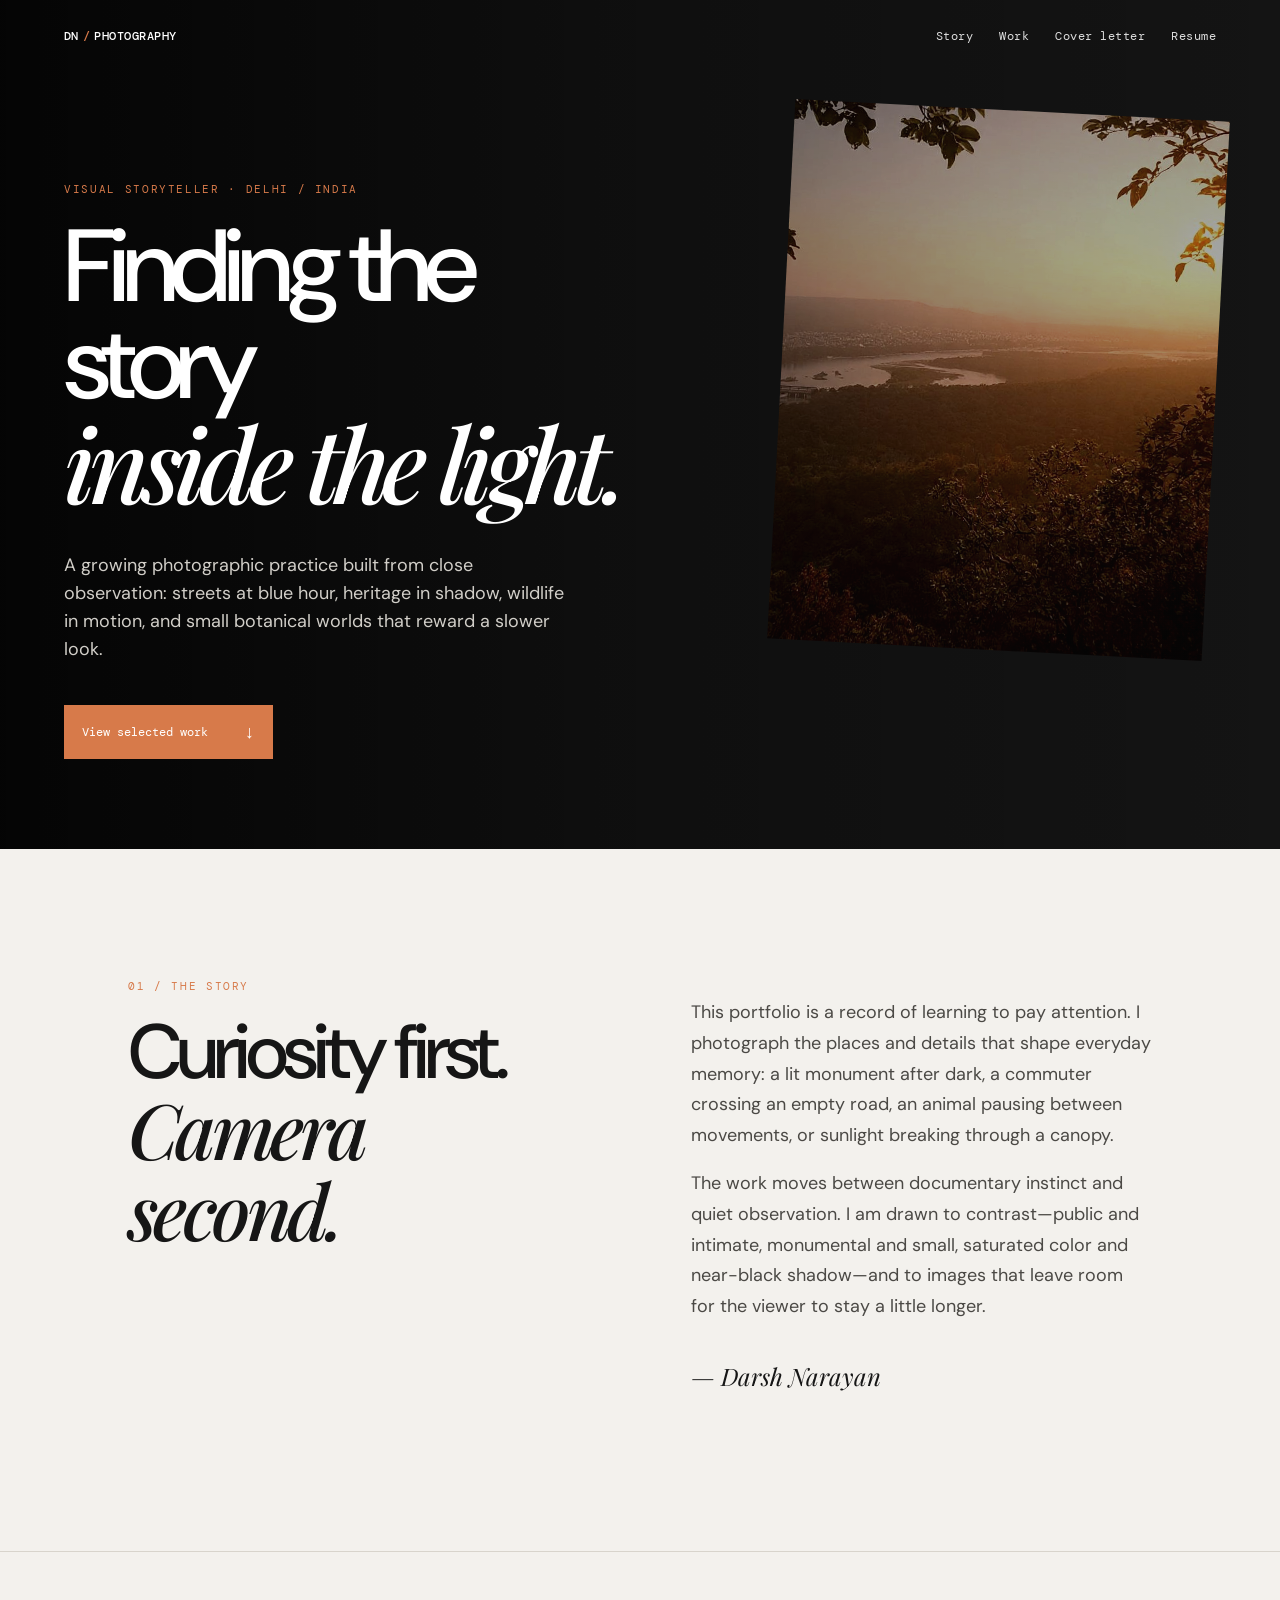
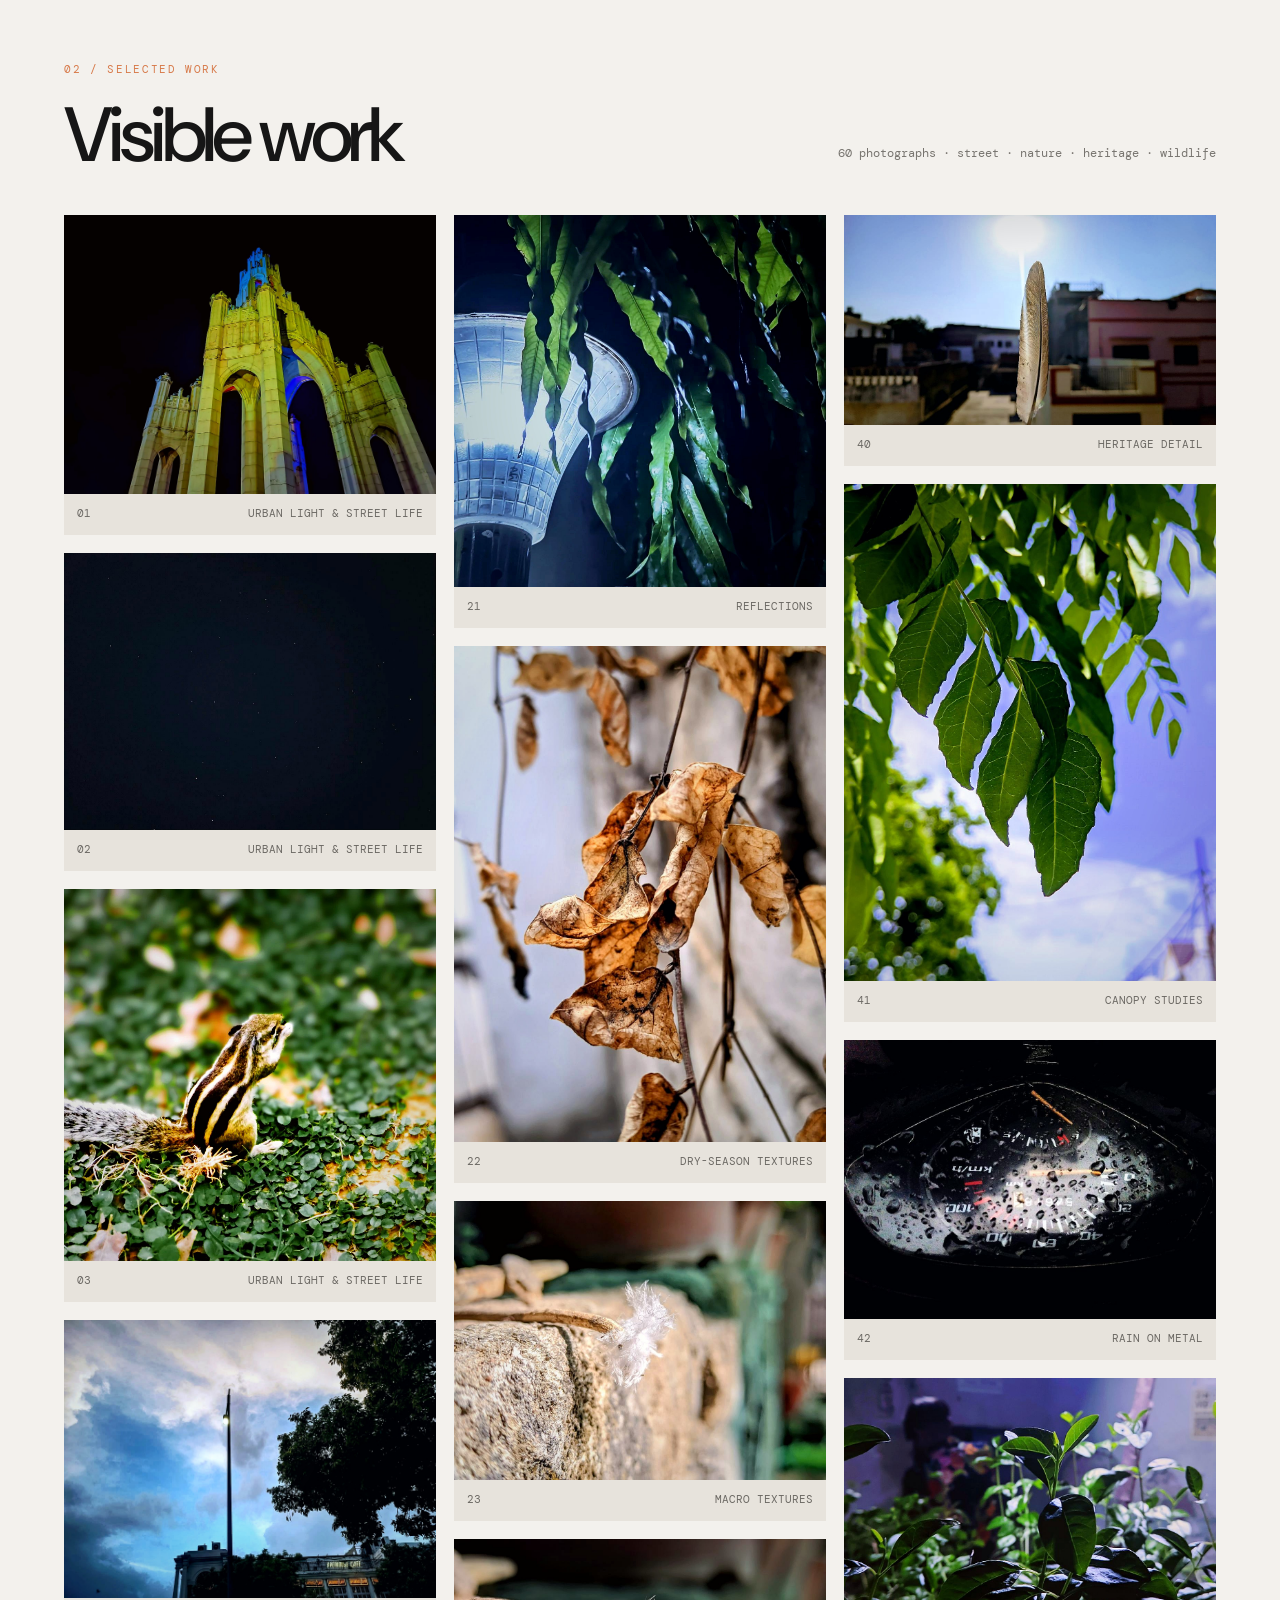
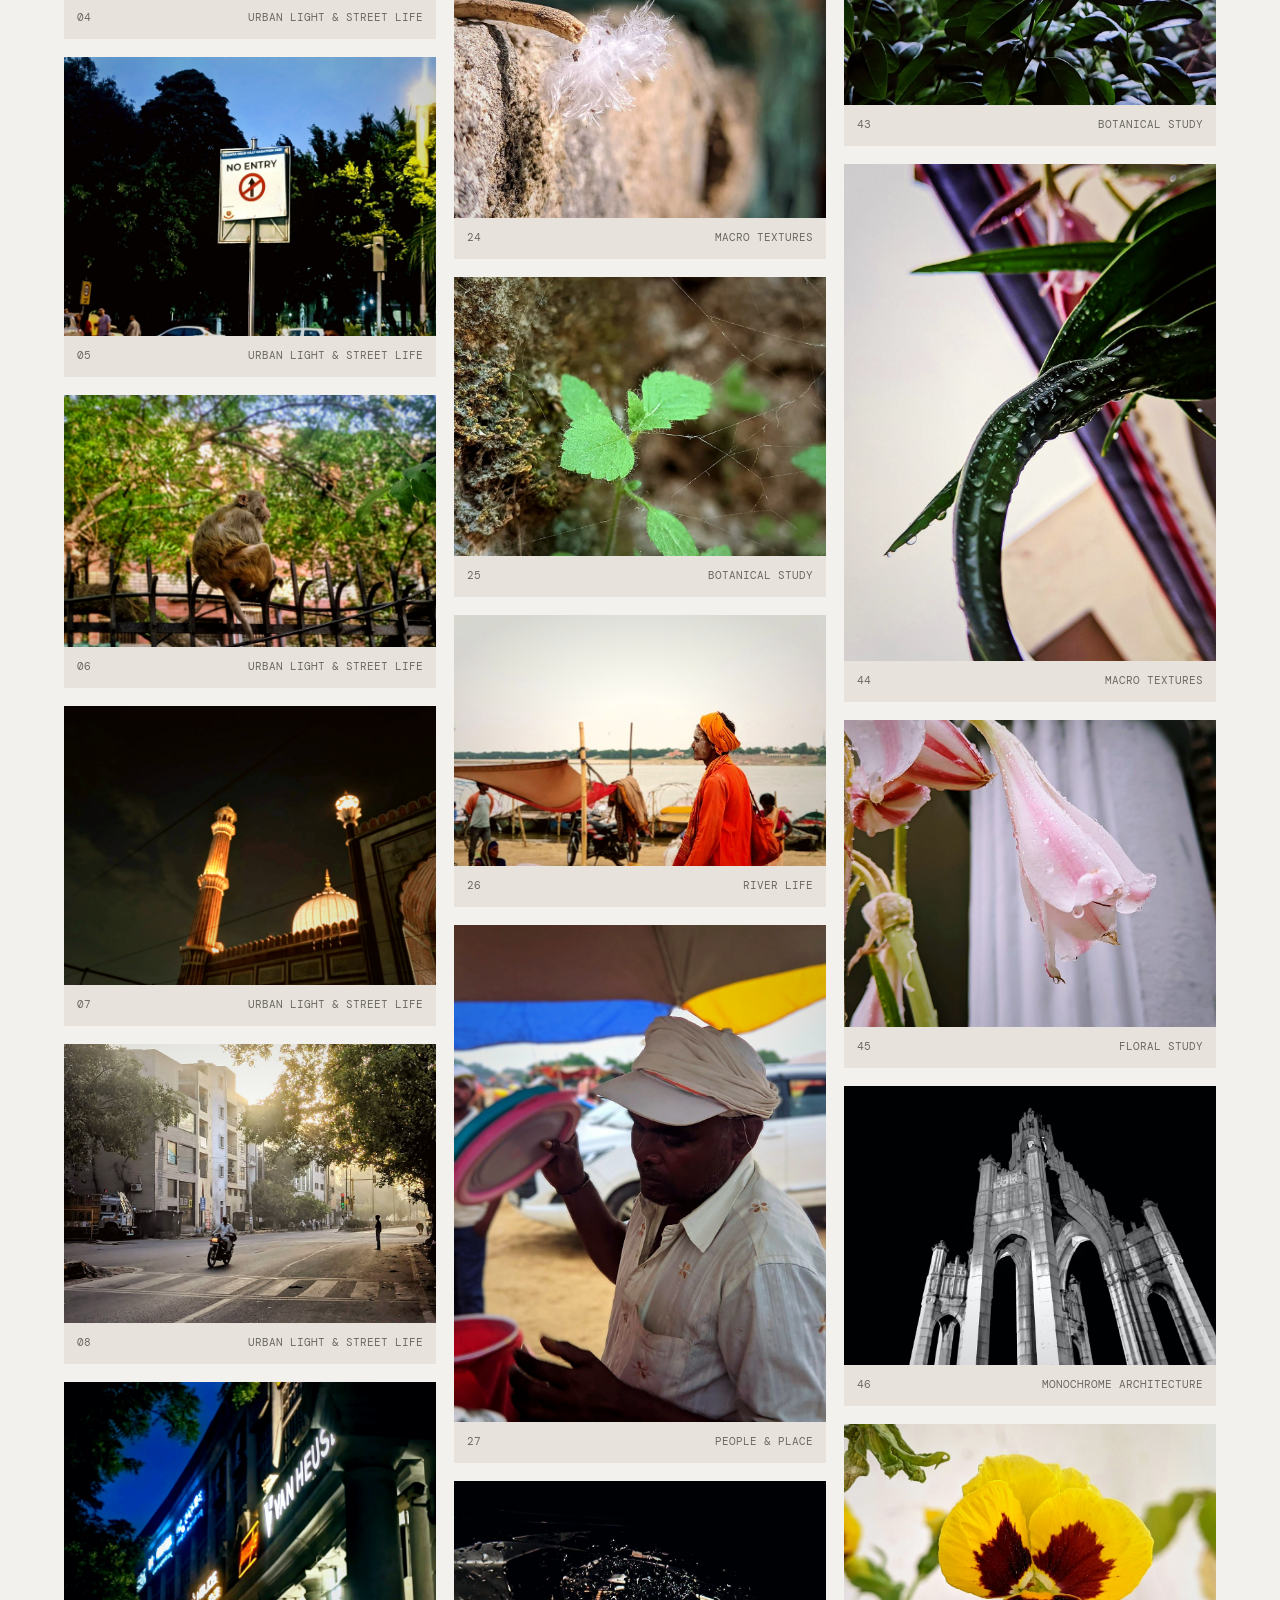
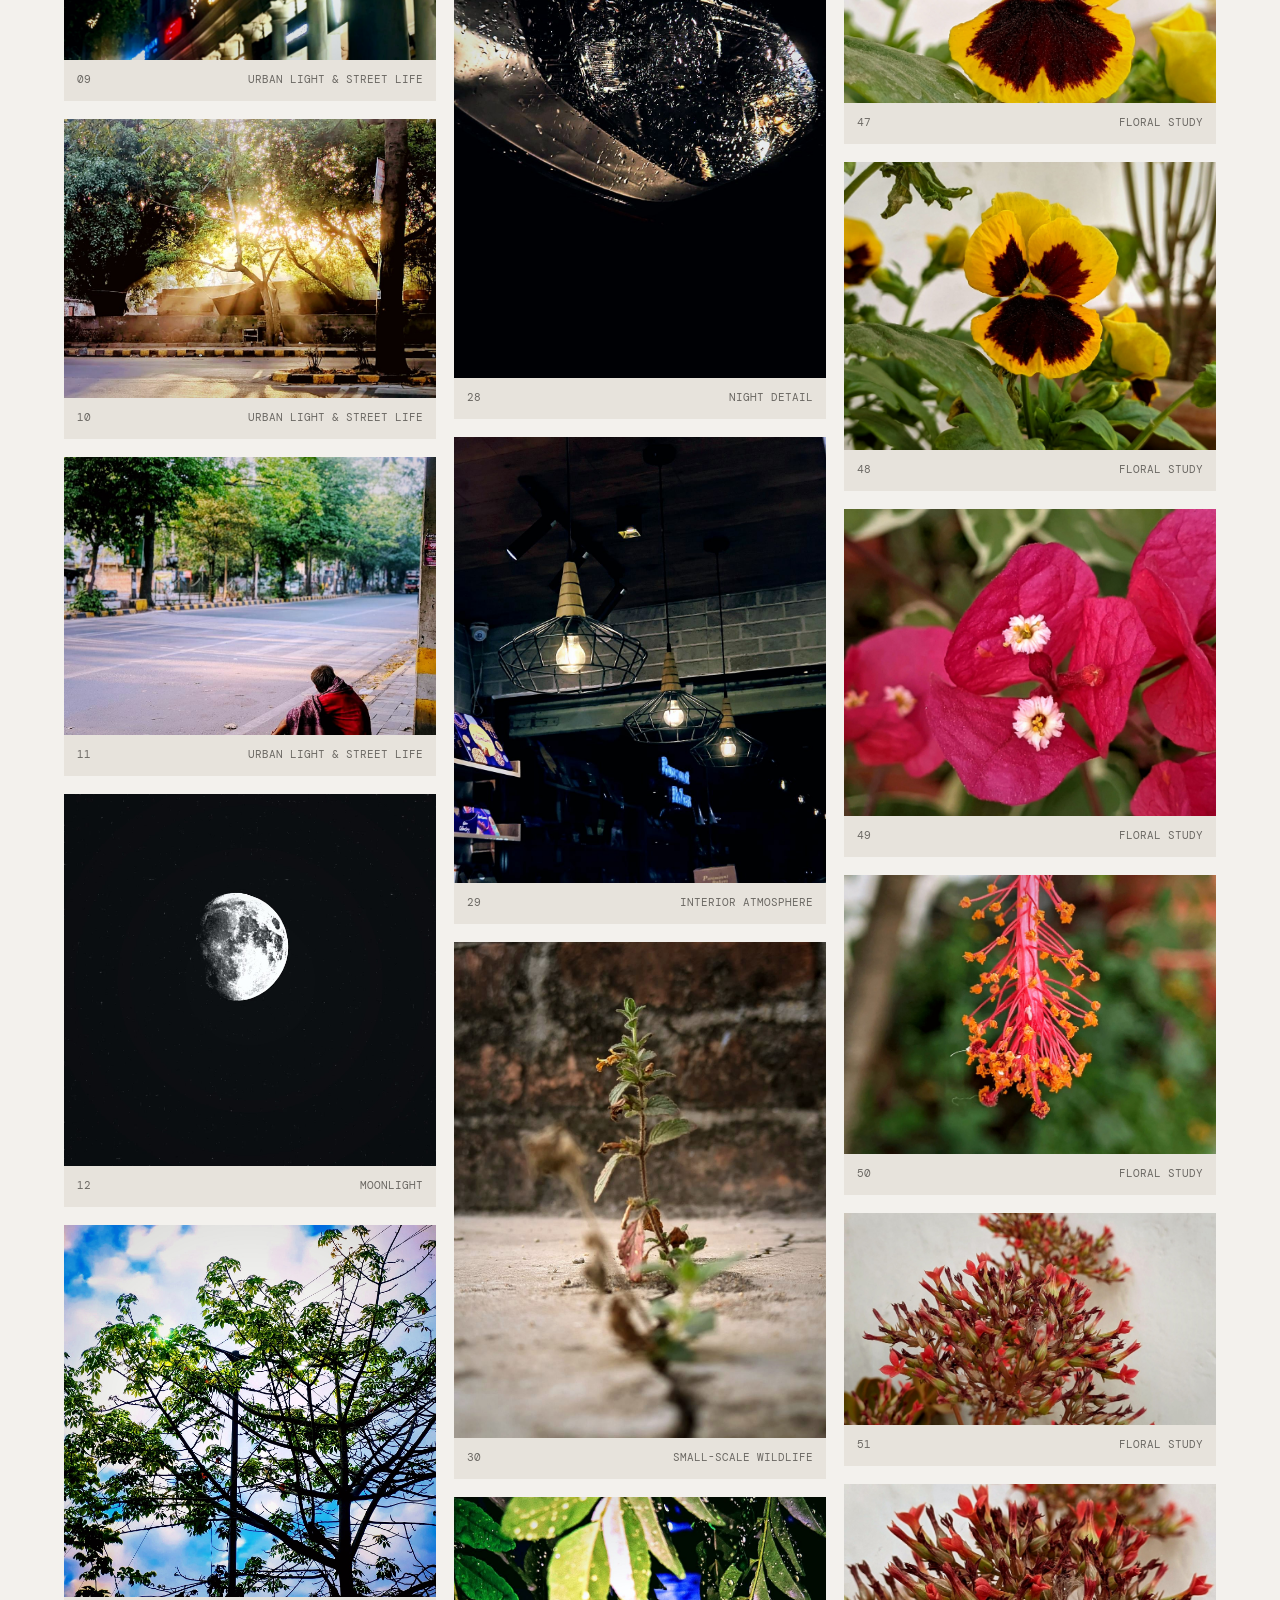
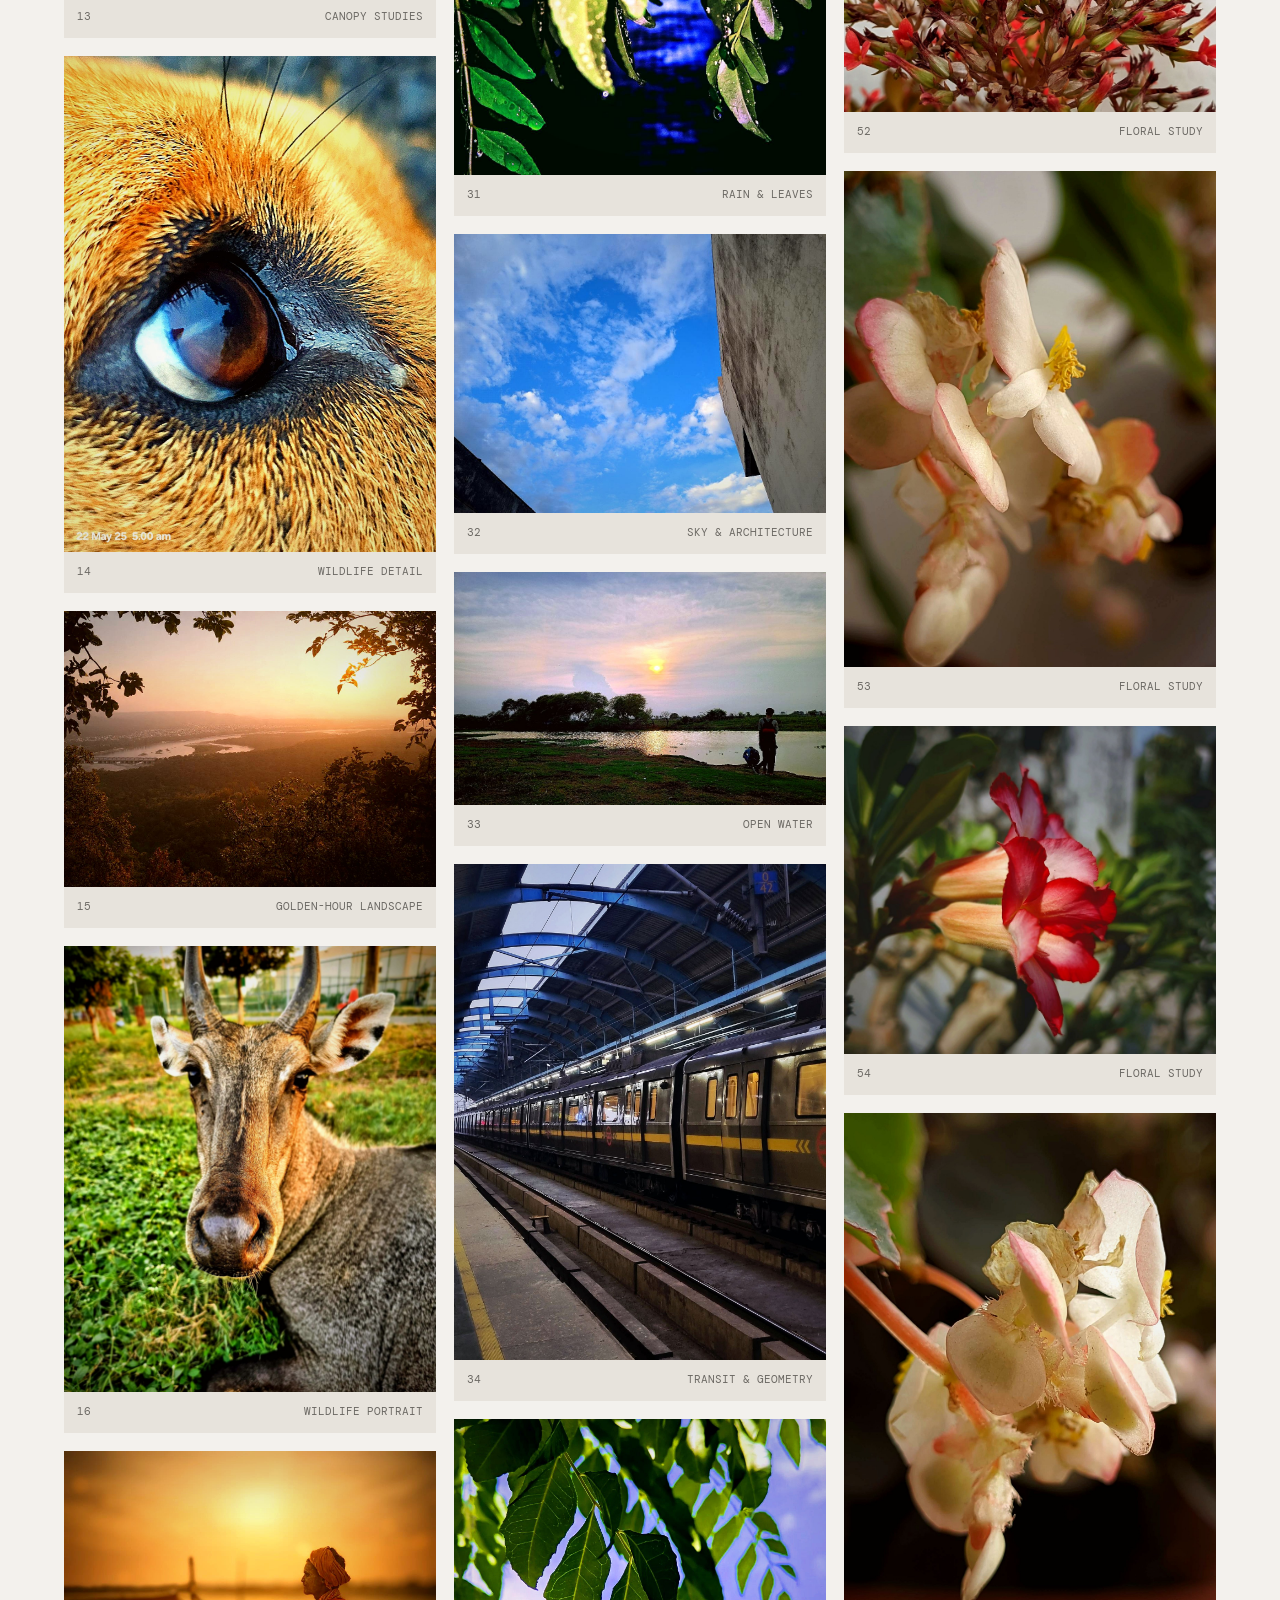
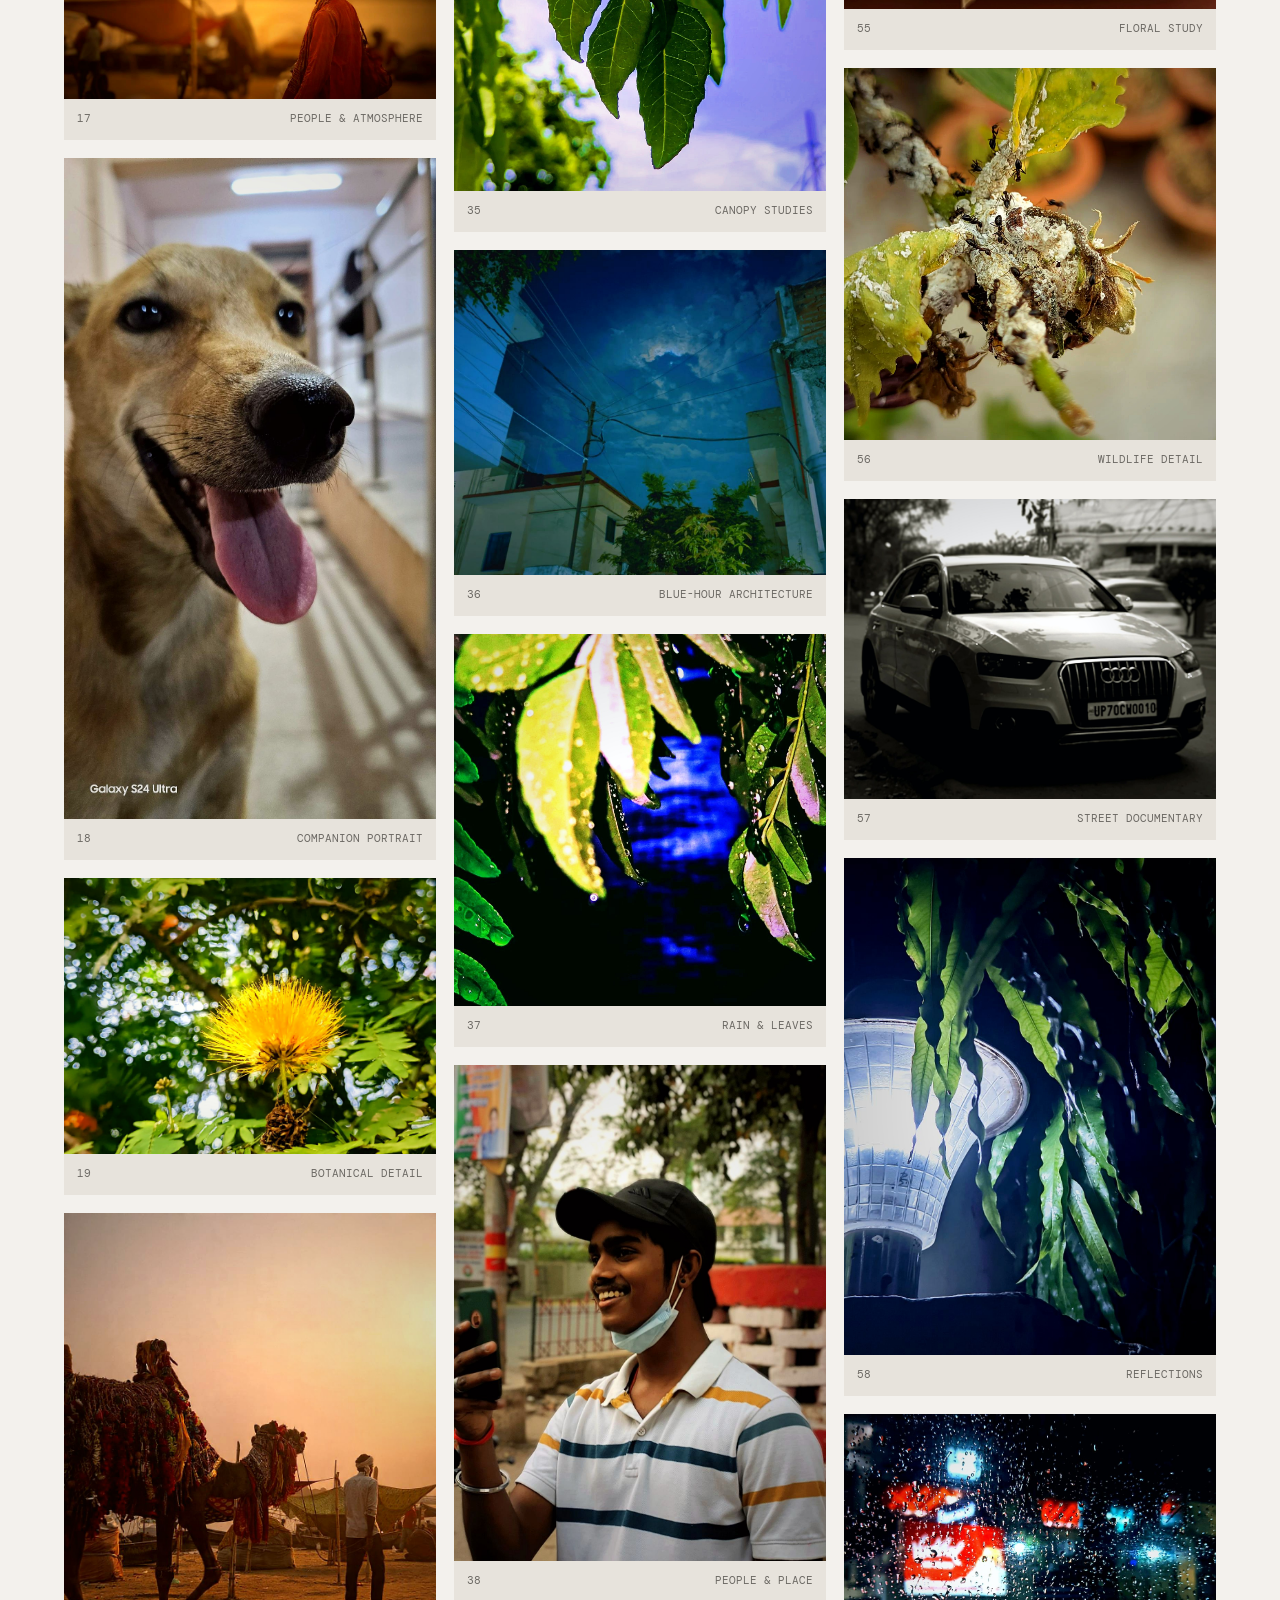
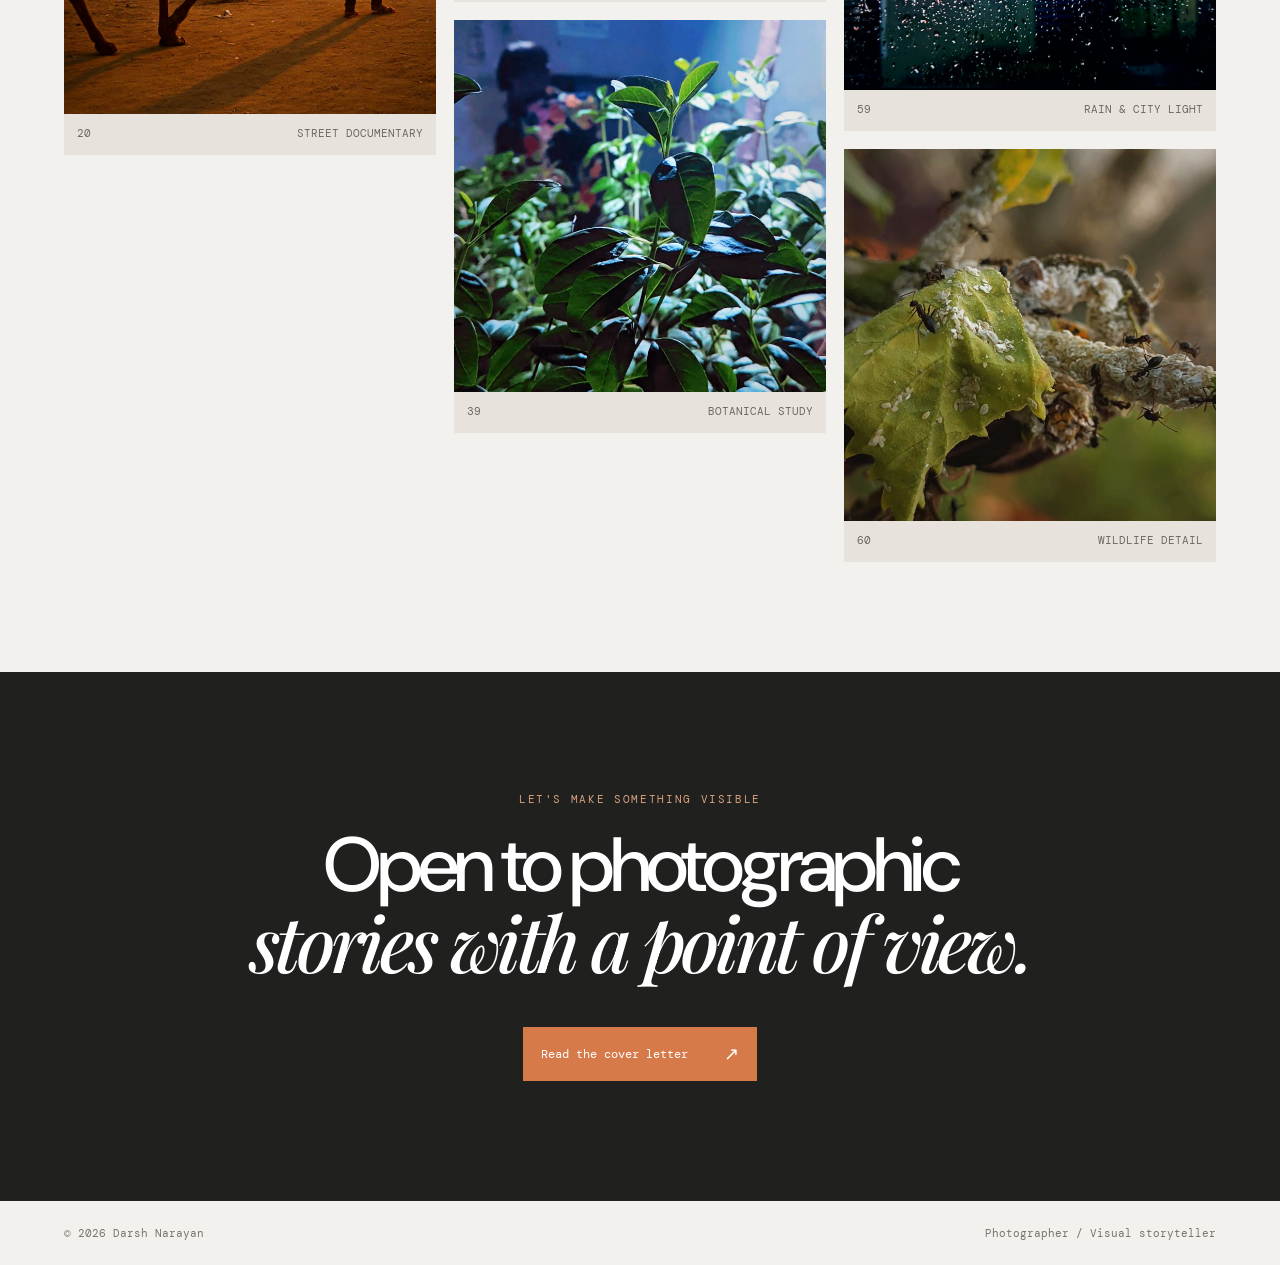
<file: index.html>
<!doctype html><html lang="en"><head><meta charset="utf-8"><meta name="viewport" content="width=device-width,initial-scale=1"><title>Darsh Narayan — Photographer</title><meta name="description" content="Darsh Narayan is an emerging photographer exploring urban life, heritage, wildlife, botanical detail and the poetry of light."><link rel="stylesheet" href="assets/styles.css"></head><body><header class="hero"><nav><a class="brand" href="index.html">DN<span>/</span>PHOTOGRAPHY</a><div><a href="#story">Story</a><a href="#work">Work</a><a href="cover-letter.html">Cover letter</a><a href="resume.html">Resume</a></div></nav><div class="hero-copy"><p class="eyebrow">VISUAL STORYTELLER · DELHI / INDIA</p><h1>Finding the story<br><em>inside the light.</em></h1><p class="lede">A growing photographic practice built from close observation: streets at blue hour, heritage in shadow, wildlife in motion, and small botanical worlds that reward a slower look.</p><a class="button" href="#work">View selected work <span>↓</span></a></div><div class="hero-frame"><img src="assets/images/photo_15.jpg" alt="Golden-hour landscape"></div></header><main><section id="story" class="split story"><div><p class="eyebrow">01 / THE STORY</p><h2>Curiosity first.<br><em>Camera second.</em></h2></div><div class="copy"><p>This portfolio is a record of learning to pay attention. I photograph the places and details that shape everyday memory: a lit monument after dark, a commuter crossing an empty road, an animal pausing between movements, or sunlight breaking through a canopy.</p><p>The work moves between documentary instinct and quiet observation. I am drawn to contrast—public and intimate, monumental and small, saturated color and near-black shadow—and to images that leave room for the viewer to stay a little longer.</p><p class="signature">— Darsh Narayan</p></div></section><section id="work" class="work"><div class="section-head"><div><p class="eyebrow">02 / SELECTED WORK</p><h2>Visible work</h2></div><p class="muted">60 photographs · street · nature · heritage · wildlife</p></div><div class="gallery"><figure class="work-card" data-category="Urban light &amp; street life"><img loading="lazy" src="assets/images/photo_01.jpg" alt="Urban light &amp; street life — photograph 01"><figcaption><span>01</span>Urban light &amp; street life</figcaption></figure><figure class="work-card" data-category="Urban light &amp; street life"><img loading="lazy" src="assets/images/photo_02.jpg" alt="Urban light &amp; street life — photograph 02"><figcaption><span>02</span>Urban light &amp; street life</figcaption></figure><figure class="work-card" data-category="Urban light &amp; street life"><img loading="lazy" src="assets/images/photo_03.jpg" alt="Urban light &amp; street life — photograph 03"><figcaption><span>03</span>Urban light &amp; street life</figcaption></figure><figure class="work-card" data-category="Urban light &amp; street life"><img loading="lazy" src="assets/images/photo_04.jpg" alt="Urban light &amp; street life — photograph 04"><figcaption><span>04</span>Urban light &amp; street life</figcaption></figure><figure class="work-card" data-category="Urban light &amp; street life"><img loading="lazy" src="assets/images/photo_05.jpg" alt="Urban light &amp; street life — photograph 05"><figcaption><span>05</span>Urban light &amp; street life</figcaption></figure><figure class="work-card" data-category="Urban light &amp; street life"><img loading="lazy" src="assets/images/photo_06.jpg" alt="Urban light &amp; street life — photograph 06"><figcaption><span>06</span>Urban light &amp; street life</figcaption></figure><figure class="work-card" data-category="Urban light &amp; street life"><img loading="lazy" src="assets/images/photo_07.jpg" alt="Urban light &amp; street life — photograph 07"><figcaption><span>07</span>Urban light &amp; street life</figcaption></figure><figure class="work-card" data-category="Urban light &amp; street life"><img loading="lazy" src="assets/images/photo_08.jpg" alt="Urban light &amp; street life — photograph 08"><figcaption><span>08</span>Urban light &amp; street life</figcaption></figure><figure class="work-card" data-category="Urban light &amp; street life"><img loading="lazy" src="assets/images/photo_09.jpg" alt="Urban light &amp; street life — photograph 09"><figcaption><span>09</span>Urban light &amp; street life</figcaption></figure><figure class="work-card" data-category="Urban light &amp; street life"><img loading="lazy" src="assets/images/photo_10.jpg" alt="Urban light &amp; street life — photograph 10"><figcaption><span>10</span>Urban light &amp; street life</figcaption></figure><figure class="work-card" data-category="Urban light &amp; street life"><img loading="lazy" src="assets/images/photo_11.jpg" alt="Urban light &amp; street life — photograph 11"><figcaption><span>11</span>Urban light &amp; street life</figcaption></figure><figure class="work-card" data-category="Moonlight"><img loading="lazy" src="assets/images/photo_12.jpg" alt="Moonlight — photograph 12"><figcaption><span>12</span>Moonlight</figcaption></figure><figure class="work-card" data-category="Canopy studies"><img loading="lazy" src="assets/images/photo_13.jpg" alt="Canopy studies — photograph 13"><figcaption><span>13</span>Canopy studies</figcaption></figure><figure class="work-card" data-category="Wildlife detail"><img loading="lazy" src="assets/images/photo_14.jpg" alt="Wildlife detail — photograph 14"><figcaption><span>14</span>Wildlife detail</figcaption></figure><figure class="work-card" data-category="Golden-hour landscape"><img loading="lazy" src="assets/images/photo_15.jpg" alt="Golden-hour landscape — photograph 15"><figcaption><span>15</span>Golden-hour landscape</figcaption></figure><figure class="work-card" data-category="Wildlife portrait"><img loading="lazy" src="assets/images/photo_16.jpg" alt="Wildlife portrait — photograph 16"><figcaption><span>16</span>Wildlife portrait</figcaption></figure><figure class="work-card" data-category="People &amp; atmosphere"><img loading="lazy" src="assets/images/photo_17.jpg" alt="People &amp; atmosphere — photograph 17"><figcaption><span>17</span>People &amp; atmosphere</figcaption></figure><figure class="work-card" data-category="Companion portrait"><img loading="lazy" src="assets/images/photo_18.jpg" alt="Companion portrait — photograph 18"><figcaption><span>18</span>Companion portrait</figcaption></figure><figure class="work-card" data-category="Botanical detail"><img loading="lazy" src="assets/images/photo_19.jpg" alt="Botanical detail — photograph 19"><figcaption><span>19</span>Botanical detail</figcaption></figure><figure class="work-card" data-category="Street documentary"><img loading="lazy" src="assets/images/photo_20.jpg" alt="Street documentary — photograph 20"><figcaption><span>20</span>Street documentary</figcaption></figure><figure class="work-card" data-category="Reflections"><img loading="lazy" src="assets/images/photo_21.jpg" alt="Reflections — photograph 21"><figcaption><span>21</span>Reflections</figcaption></figure><figure class="work-card" data-category="Dry-season textures"><img loading="lazy" src="assets/images/photo_22.jpg" alt="Dry-season textures — photograph 22"><figcaption><span>22</span>Dry-season textures</figcaption></figure><figure class="work-card" data-category="Macro textures"><img loading="lazy" src="assets/images/photo_23.jpg" alt="Macro textures — photograph 23"><figcaption><span>23</span>Macro textures</figcaption></figure><figure class="work-card" data-category="Macro textures"><img loading="lazy" src="assets/images/photo_24.jpg" alt="Macro textures — photograph 24"><figcaption><span>24</span>Macro textures</figcaption></figure><figure class="work-card" data-category="Botanical study"><img loading="lazy" src="assets/images/photo_25.jpg" alt="Botanical study — photograph 25"><figcaption><span>25</span>Botanical study</figcaption></figure><figure class="work-card" data-category="River life"><img loading="lazy" src="assets/images/photo_26.jpg" alt="River life — photograph 26"><figcaption><span>26</span>River life</figcaption></figure><figure class="work-card" data-category="People &amp; place"><img loading="lazy" src="assets/images/photo_27.jpg" alt="People &amp; place — photograph 27"><figcaption><span>27</span>People &amp; place</figcaption></figure><figure class="work-card" data-category="Night detail"><img loading="lazy" src="assets/images/photo_28.jpg" alt="Night detail — photograph 28"><figcaption><span>28</span>Night detail</figcaption></figure><figure class="work-card" data-category="Interior atmosphere"><img loading="lazy" src="assets/images/photo_29.jpg" alt="Interior atmosphere — photograph 29"><figcaption><span>29</span>Interior atmosphere</figcaption></figure><figure class="work-card" data-category="Small-scale wildlife"><img loading="lazy" src="assets/images/photo_30.jpg" alt="Small-scale wildlife — photograph 30"><figcaption><span>30</span>Small-scale wildlife</figcaption></figure><figure class="work-card" data-category="Rain &amp; leaves"><img loading="lazy" src="assets/images/photo_31.jpg" alt="Rain &amp; leaves — photograph 31"><figcaption><span>31</span>Rain &amp; leaves</figcaption></figure><figure class="work-card" data-category="Sky &amp; architecture"><img loading="lazy" src="assets/images/photo_32.jpg" alt="Sky &amp; architecture — photograph 32"><figcaption><span>32</span>Sky &amp; architecture</figcaption></figure><figure class="work-card" data-category="Open water"><img loading="lazy" src="assets/images/photo_33.jpg" alt="Open water — photograph 33"><figcaption><span>33</span>Open water</figcaption></figure><figure class="work-card" data-category="Transit &amp; geometry"><img loading="lazy" src="assets/images/photo_34.jpg" alt="Transit &amp; geometry — photograph 34"><figcaption><span>34</span>Transit &amp; geometry</figcaption></figure><figure class="work-card" data-category="Canopy studies"><img loading="lazy" src="assets/images/photo_35.jpg" alt="Canopy studies — photograph 35"><figcaption><span>35</span>Canopy studies</figcaption></figure><figure class="work-card" data-category="Blue-hour architecture"><img loading="lazy" src="assets/images/photo_36.jpg" alt="Blue-hour architecture — photograph 36"><figcaption><span>36</span>Blue-hour architecture</figcaption></figure><figure class="work-card" data-category="Rain &amp; leaves"><img loading="lazy" src="assets/images/photo_37.jpg" alt="Rain &amp; leaves — photograph 37"><figcaption><span>37</span>Rain &amp; leaves</figcaption></figure><figure class="work-card" data-category="People &amp; place"><img loading="lazy" src="assets/images/photo_38.jpg" alt="People &amp; place — photograph 38"><figcaption><span>38</span>People &amp; place</figcaption></figure><figure class="work-card" data-category="Botanical study"><img loading="lazy" src="assets/images/photo_39.jpg" alt="Botanical study — photograph 39"><figcaption><span>39</span>Botanical study</figcaption></figure><figure class="work-card" data-category="Heritage detail"><img loading="lazy" src="assets/images/photo_40.jpg" alt="Heritage detail — photograph 40"><figcaption><span>40</span>Heritage detail</figcaption></figure><figure class="work-card" data-category="Canopy studies"><img loading="lazy" src="assets/images/photo_41.jpg" alt="Canopy studies — photograph 41"><figcaption><span>41</span>Canopy studies</figcaption></figure><figure class="work-card" data-category="Rain on metal"><img loading="lazy" src="assets/images/photo_42.jpg" alt="Rain on metal — photograph 42"><figcaption><span>42</span>Rain on metal</figcaption></figure><figure class="work-card" data-category="Botanical study"><img loading="lazy" src="assets/images/photo_43.jpg" alt="Botanical study — photograph 43"><figcaption><span>43</span>Botanical study</figcaption></figure><figure class="work-card" data-category="Macro textures"><img loading="lazy" src="assets/images/photo_44.jpg" alt="Macro textures — photograph 44"><figcaption><span>44</span>Macro textures</figcaption></figure><figure class="work-card" data-category="Floral study"><img loading="lazy" src="assets/images/photo_45.jpg" alt="Floral study — photograph 45"><figcaption><span>45</span>Floral study</figcaption></figure><figure class="work-card" data-category="Monochrome architecture"><img loading="lazy" src="assets/images/photo_46.jpg" alt="Monochrome architecture — photograph 46"><figcaption><span>46</span>Monochrome architecture</figcaption></figure><figure class="work-card" data-category="Floral study"><img loading="lazy" src="assets/images/photo_47.jpg" alt="Floral study — photograph 47"><figcaption><span>47</span>Floral study</figcaption></figure><figure class="work-card" data-category="Floral study"><img loading="lazy" src="assets/images/photo_48.jpg" alt="Floral study — photograph 48"><figcaption><span>48</span>Floral study</figcaption></figure><figure class="work-card" data-category="Floral study"><img loading="lazy" src="assets/images/photo_49.jpg" alt="Floral study — photograph 49"><figcaption><span>49</span>Floral study</figcaption></figure><figure class="work-card" data-category="Floral study"><img loading="lazy" src="assets/images/photo_50.jpg" alt="Floral study — photograph 50"><figcaption><span>50</span>Floral study</figcaption></figure><figure class="work-card" data-category="Floral study"><img loading="lazy" src="assets/images/photo_51.jpg" alt="Floral study — photograph 51"><figcaption><span>51</span>Floral study</figcaption></figure><figure class="work-card" data-category="Floral study"><img loading="lazy" src="assets/images/photo_52.jpg" alt="Floral study — photograph 52"><figcaption><span>52</span>Floral study</figcaption></figure><figure class="work-card" data-category="Floral study"><img loading="lazy" src="assets/images/photo_53.jpg" alt="Floral study — photograph 53"><figcaption><span>53</span>Floral study</figcaption></figure><figure class="work-card" data-category="Floral study"><img loading="lazy" src="assets/images/photo_54.jpg" alt="Floral study — photograph 54"><figcaption><span>54</span>Floral study</figcaption></figure><figure class="work-card" data-category="Floral study"><img loading="lazy" src="assets/images/photo_55.jpg" alt="Floral study — photograph 55"><figcaption><span>55</span>Floral study</figcaption></figure><figure class="work-card" data-category="Wildlife detail"><img loading="lazy" src="assets/images/photo_56.jpg" alt="Wildlife detail — photograph 56"><figcaption><span>56</span>Wildlife detail</figcaption></figure><figure class="work-card" data-category="Street documentary"><img loading="lazy" src="assets/images/photo_57.jpg" alt="Street documentary — photograph 57"><figcaption><span>57</span>Street documentary</figcaption></figure><figure class="work-card" data-category="Reflections"><img loading="lazy" src="assets/images/photo_58.jpg" alt="Reflections — photograph 58"><figcaption><span>58</span>Reflections</figcaption></figure><figure class="work-card" data-category="Rain &amp; city light"><img loading="lazy" src="assets/images/photo_59.jpg" alt="Rain &amp; city light — photograph 59"><figcaption><span>59</span>Rain &amp; city light</figcaption></figure><figure class="work-card" data-category="Wildlife detail"><img loading="lazy" src="assets/images/photo_60.jpg" alt="Wildlife detail — photograph 60"><figcaption><span>60</span>Wildlife detail</figcaption></figure></div></section><section class="cta"><p class="eyebrow">LET'S MAKE SOMETHING VISIBLE</p><h2>Open to photographic<br><em>stories with a point of view.</em></h2><a class="button" href="cover-letter.html">Read the cover letter <span>↗</span></a></section></main><footer><span>© 2026 Darsh Narayan</span><span>Photographer / Visual storyteller</span></footer></body></html>
</file>
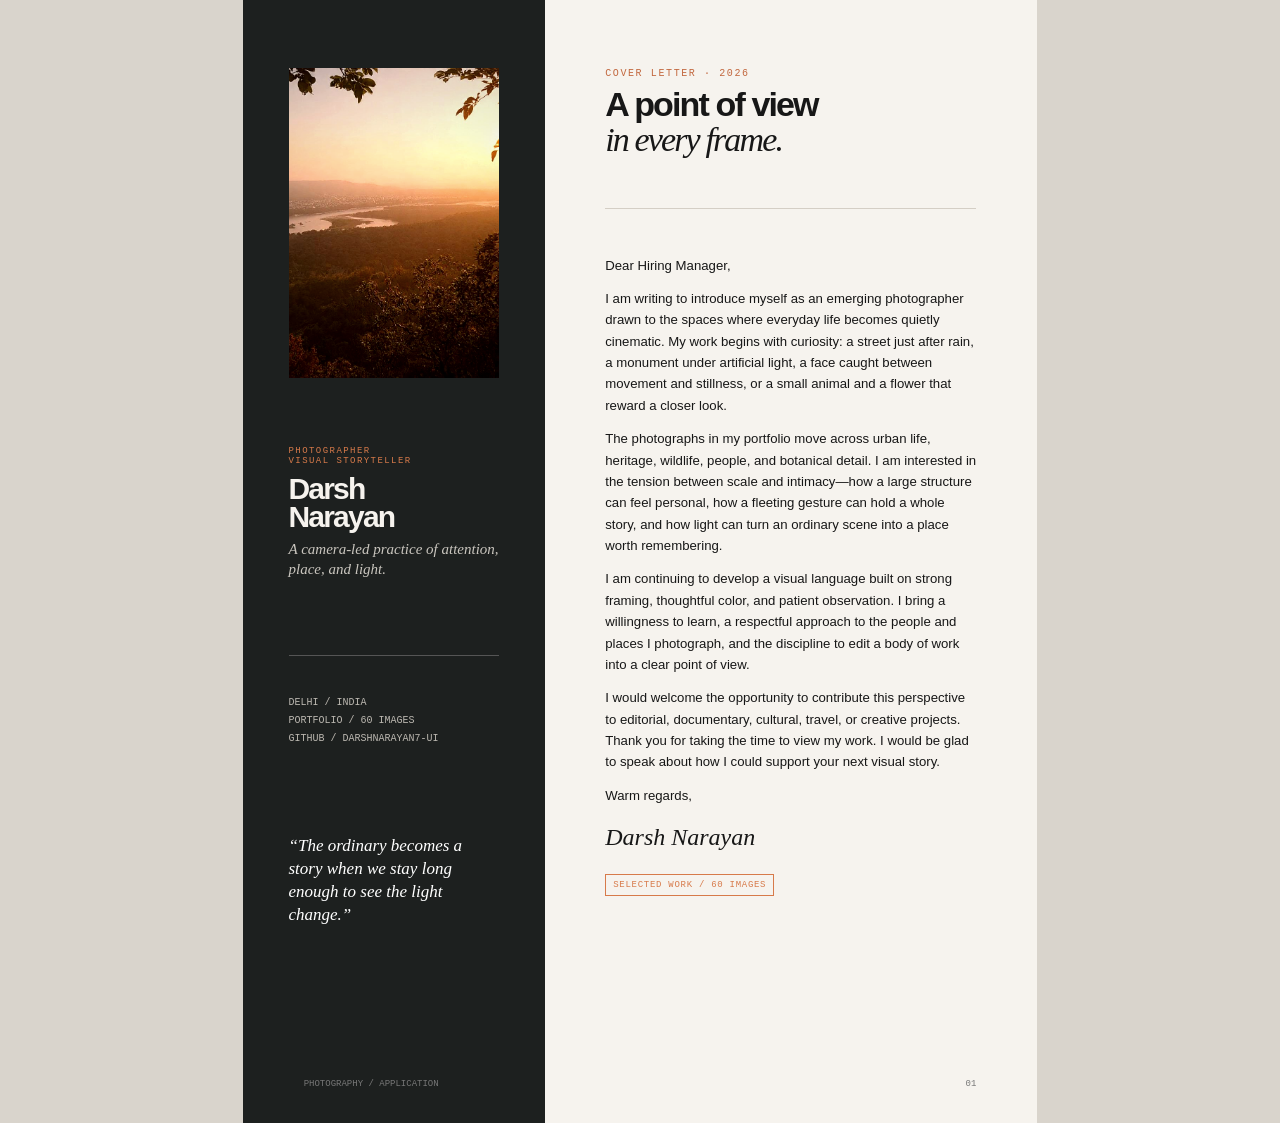
<file: cover-letter.html>
<!doctype html><html><head><meta charset="utf-8"><title>Darsh Narayan — Cover Letter</title><style>@page{size:A4;margin:0}*{box-sizing:border-box}body{margin:0;background:#d9d4cc;color:#171717;font-family:Arial,sans-serif}.page{width:210mm;min-height:297mm;margin:0 auto;background:#f6f3ee;position:relative;overflow:hidden}.left{position:absolute;left:0;top:0;bottom:0;width:38%;background:#1d201f;color:#f6f3ee;padding:18mm 12mm}.right{margin-left:38%;padding:18mm 16mm 17mm 16mm}.photo{width:100%;height:82mm;object-fit:cover;display:block;filter:contrast(1.08) saturate(.92);margin-bottom:18mm}.kicker{font:9px monospace;letter-spacing:.16em;text-transform:uppercase;color:#d77a4a}.left h1{font-size:30px;line-height:.95;letter-spacing:-.06em;margin:9px 0 7px}.left .role{font:italic 15px Georgia,serif;color:#c9c5be;line-height:1.35}.left .mark{height:1px;background:#555;margin:20mm 0 10mm}.left .contact{font:10px monospace;line-height:1.8;color:#bbb7b0}.left .quote{font:italic 17px Georgia,serif;line-height:1.35;color:#fff;margin-top:23mm}.right h2{font:10px monospace;letter-spacing:.16em;text-transform:uppercase;color:#c2673e;margin:0 0 8px}.right .headline{font-size:34px;line-height:1;letter-spacing:-.055em;margin:0 0 13mm;font-weight:600}.right .headline em{font:italic 34px Georgia,serif;font-weight:400}.rule{border:0;border-top:1px solid #d4cec5;margin:0 0 12mm}.body{font-size:13.2px;line-height:1.62}.body p{margin:0 0 12px}.sign{font:italic 24px Georgia,serif;margin-top:18px}.footer{position:absolute;bottom:9mm;left:16mm;right:16mm;display:flex;justify-content:space-between;color:#777;font:9px monospace}.tag{display:inline-block;border:1px solid #d4cec5;padding:5px 7px;margin:0 4px 5px 0;font:9px monospace;color:#5d5953}.profile{font-size:13px;line-height:1.55;color:#4f4b46}.two{display:grid;grid-template-columns:1fr 1fr;gap:13mm}.two h3{font-size:14px;margin:0 0 5px}.small{font-size:11px;line-height:1.5;color:#68635c}.section{margin-bottom:13mm}.side-list{font:10px monospace;line-height:1.7;color:#c8c4bd}.side-list span{display:block;color:#d77a4a}.badge{border:1px solid #d77a4a;color:#d77a4a;padding:5px 7px;display:inline-block;font:9px monospace;letter-spacing:.08em;margin-top:6mm}</style></head><body><div class="page"><aside class="left"><img class="photo" src="assets/images/photo_15.jpg" alt="Golden-hour landscape"><div class="kicker">Photographer<br>Visual storyteller</div><h1>Darsh<br>Narayan</h1><div class="role">A camera-led practice of attention, place, and light.</div><div class="mark"></div><div class="contact">DELHI / INDIA<br>PORTFOLIO / 60 IMAGES<br>GITHUB / DARSHNARAYAN7-UI</div><div class="quote">“The ordinary becomes a story when we stay long enough to see the light change.”</div></aside><main class="right"><h2>Cover letter · 2026</h2><div class="headline">A point of view<br><em>in every frame.</em></div><hr class="rule"><div class="body"><p>Dear Hiring Manager,</p><p>I am writing to introduce myself as an emerging photographer drawn to the spaces where everyday life becomes quietly cinematic. My work begins with curiosity: a street just after rain, a monument under artificial light, a face caught between movement and stillness, or a small animal and a flower that reward a closer look.</p><p>The photographs in my portfolio move across urban life, heritage, wildlife, people, and botanical detail. I am interested in the tension between scale and intimacy—how a large structure can feel personal, how a fleeting gesture can hold a whole story, and how light can turn an ordinary scene into a place worth remembering.</p><p>I am continuing to develop a visual language built on strong framing, thoughtful color, and patient observation. I bring a willingness to learn, a respectful approach to the people and places I photograph, and the discipline to edit a body of work into a clear point of view.</p><p>I would welcome the opportunity to contribute this perspective to editorial, documentary, cultural, travel, or creative projects. Thank you for taking the time to view my work. I would be glad to speak about how I could support your next visual story.</p><p>Warm regards,</p><div class="sign">Darsh Narayan</div></div><div class="badge">SELECTED WORK / 60 IMAGES</div></main><div class="footer"><span>PHOTOGRAPHY / APPLICATION</span><span>01</span></div></div></body></html>
</file>
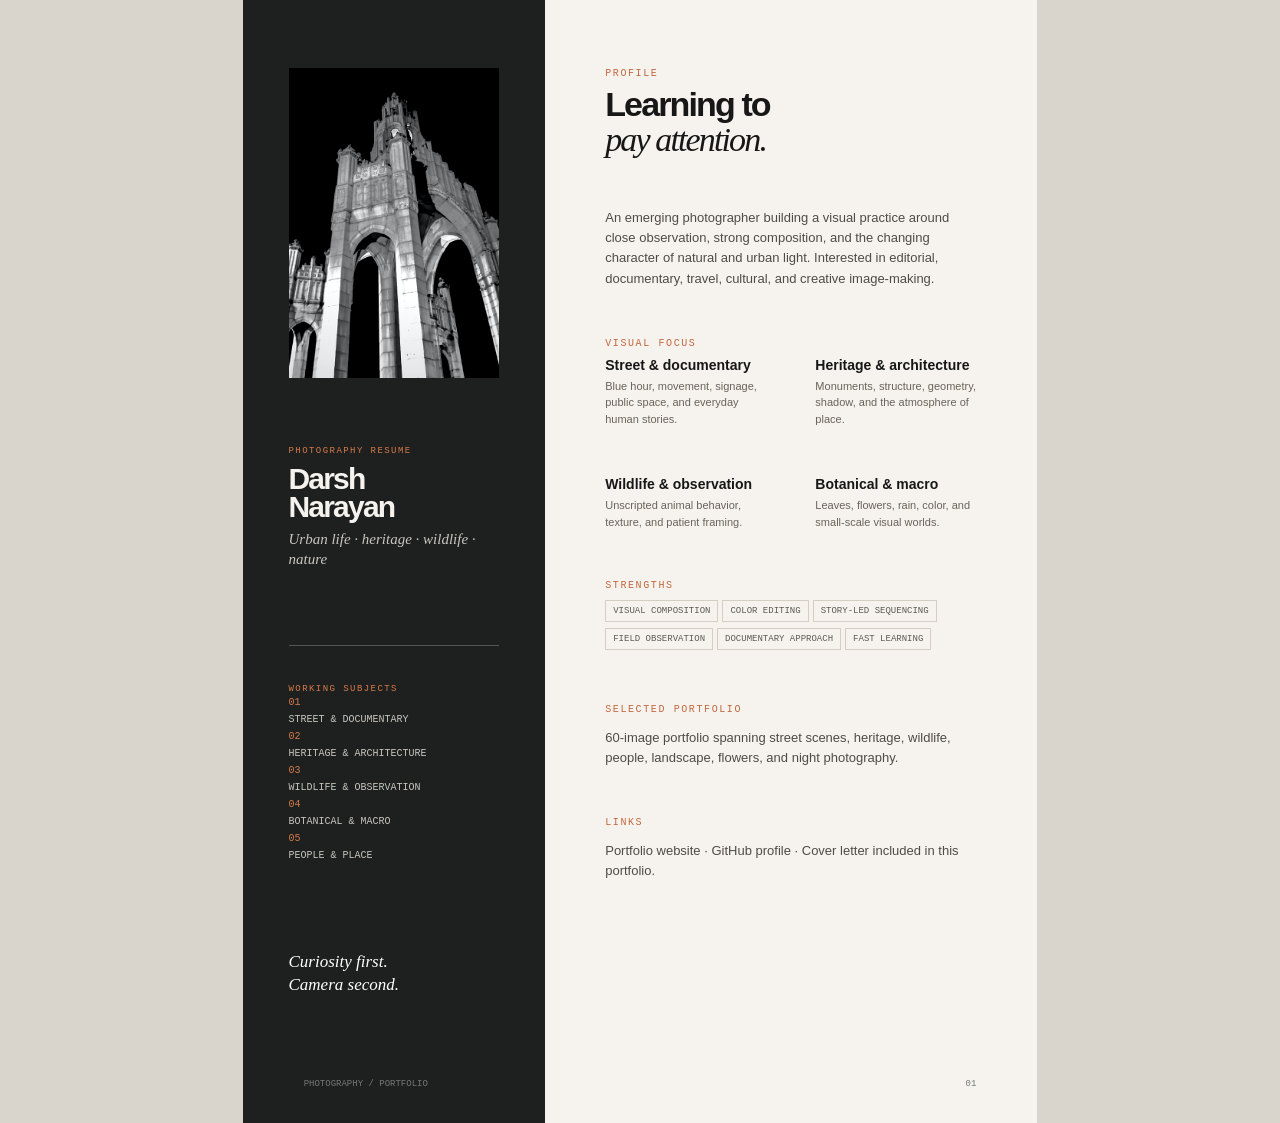
<file: resume.html>
<!doctype html><html><head><meta charset="utf-8"><title>Darsh Narayan — Resume</title><style>@page{size:A4;margin:0}*{box-sizing:border-box}body{margin:0;background:#d9d4cc;color:#171717;font-family:Arial,sans-serif}.page{width:210mm;min-height:297mm;margin:0 auto;background:#f6f3ee;position:relative;overflow:hidden}.left{position:absolute;left:0;top:0;bottom:0;width:38%;background:#1d201f;color:#f6f3ee;padding:18mm 12mm}.right{margin-left:38%;padding:18mm 16mm 17mm 16mm}.photo{width:100%;height:82mm;object-fit:cover;display:block;filter:contrast(1.08) saturate(.92);margin-bottom:18mm}.kicker{font:9px monospace;letter-spacing:.16em;text-transform:uppercase;color:#d77a4a}.left h1{font-size:30px;line-height:.95;letter-spacing:-.06em;margin:9px 0 7px}.left .role{font:italic 15px Georgia,serif;color:#c9c5be;line-height:1.35}.left .mark{height:1px;background:#555;margin:20mm 0 10mm}.left .contact{font:10px monospace;line-height:1.8;color:#bbb7b0}.left .quote{font:italic 17px Georgia,serif;line-height:1.35;color:#fff;margin-top:23mm}.right h2{font:10px monospace;letter-spacing:.16em;text-transform:uppercase;color:#c2673e;margin:0 0 8px}.right .headline{font-size:34px;line-height:1;letter-spacing:-.055em;margin:0 0 13mm;font-weight:600}.right .headline em{font:italic 34px Georgia,serif;font-weight:400}.rule{border:0;border-top:1px solid #d4cec5;margin:0 0 12mm}.body{font-size:13.2px;line-height:1.62}.body p{margin:0 0 12px}.sign{font:italic 24px Georgia,serif;margin-top:18px}.footer{position:absolute;bottom:9mm;left:16mm;right:16mm;display:flex;justify-content:space-between;color:#777;font:9px monospace}.tag{display:inline-block;border:1px solid #d4cec5;padding:5px 7px;margin:0 4px 5px 0;font:9px monospace;color:#5d5953}.profile{font-size:13px;line-height:1.55;color:#4f4b46}.two{display:grid;grid-template-columns:1fr 1fr;gap:13mm}.two h3{font-size:14px;margin:0 0 5px}.small{font-size:11px;line-height:1.5;color:#68635c}.section{margin-bottom:13mm}.side-list{font:10px monospace;line-height:1.7;color:#c8c4bd}.side-list span{display:block;color:#d77a4a}.badge{border:1px solid #d77a4a;color:#d77a4a;padding:5px 7px;display:inline-block;font:9px monospace;letter-spacing:.08em;margin-top:6mm}</style></head><body><div class="page"><aside class="left"><img class="photo" src="assets/images/photo_46.jpg" alt="Monochrome architecture"><div class="kicker">Photography resume</div><h1>Darsh<br>Narayan</h1><div class="role">Urban life · heritage · wildlife · nature</div><div class="mark"></div><div class="kicker">Working subjects</div><div class="side-list"><span>01</span>STREET & DOCUMENTARY<span>02</span>HERITAGE & ARCHITECTURE<span>03</span>WILDLIFE & OBSERVATION<span>04</span>BOTANICAL & MACRO<span>05</span>PEOPLE & PLACE</div><div class="quote">Curiosity first.<br>Camera second.</div></aside><main class="right"><h2>Profile</h2><div class="headline">Learning to<br><em>pay attention.</em></div><div class="section"><p class="profile">An emerging photographer building a visual practice around close observation, strong composition, and the changing character of natural and urban light. Interested in editorial, documentary, travel, cultural, and creative image-making.</p></div><div class="section"><h2>Visual focus</h2><div class="two"><div><h3>Street & documentary</h3><div class="small">Blue hour, movement, signage, public space, and everyday human stories.</div></div><div><h3>Heritage & architecture</h3><div class="small">Monuments, structure, geometry, shadow, and the atmosphere of place.</div></div><div><h3>Wildlife & observation</h3><div class="small">Unscripted animal behavior, texture, and patient framing.</div></div><div><h3>Botanical & macro</h3><div class="small">Leaves, flowers, rain, color, and small-scale visual worlds.</div></div></div></div><div class="section"><h2>Strengths</h2><span class="tag">VISUAL COMPOSITION</span><span class="tag">COLOR EDITING</span><span class="tag">STORY-LED SEQUENCING</span><span class="tag">FIELD OBSERVATION</span><span class="tag">DOCUMENTARY APPROACH</span><span class="tag">FAST LEARNING</span></div><div class="section"><h2>Selected portfolio</h2><p class="profile">60-image portfolio spanning street scenes, heritage, wildlife, people, landscape, flowers, and night photography.</p></div><div class="section"><h2>Links</h2><p class="profile">Portfolio website · GitHub profile · Cover letter included in this portfolio.</p></div></main><div class="footer"><span>PHOTOGRAPHY / PORTFOLIO</span><span>01</span></div></div></body></html>
</file>
<file: assets/styles.css>
@import url("https://fonts.googleapis.com/css2?family=DM+Mono:wght@400;500&family=DM+Sans:wght@400;500;700&family=Playfair+Display:ital,wght@0,500;1,500&display=swap");:root{--ink:#161616;--paper:#f3f1ed;--muted:#77746f;--line:#d8d4cc;--accent:#d77a4a}*{box-sizing:border-box}html{scroll-behavior:smooth}body{margin:0;background:var(--paper);color:var(--ink);font-family:"DM Sans",sans-serif}a{color:inherit;text-decoration:none}nav{display:flex;justify-content:space-between;align-items:center;padding:28px 5vw;font:12px "DM Mono",monospace;letter-spacing:.04em}nav div{display:flex;gap:26px;color:#ddd}.brand{font-weight:500;color:white}.brand span{color:var(--accent);margin:0 4px}.hero{min-height:740px;background:#161616;color:white;position:relative;overflow:hidden}.hero:after{content:"";position:absolute;inset:0;background:linear-gradient(90deg,rgba(0,0,0,.8) 0%,rgba(0,0,0,.35) 48%,rgba(0,0,0,.1));pointer-events:none}.hero>*{position:relative;z-index:1}.hero-copy{padding:110px 5vw 90px;max-width:720px}.eyebrow{font:11px "DM Mono",monospace;letter-spacing:.15em;color:var(--accent);margin:0 0 22px}.hero h1{font-size:clamp(52px,8vw,112px);line-height:.95;letter-spacing:-.07em;margin:0 0 34px;font-weight:500}.hero h1 em,h2 em{font-family:"Playfair Display",serif;font-weight:500}.lede{font-size:18px;line-height:1.55;max-width:510px;color:#d1cec8}.hero-frame{position:absolute;right:5vw;top:110px;width:34vw;height:540px;z-index:0!important;transform:rotate(3deg);opacity:.75}.hero-frame img{width:100%;height:100%;object-fit:cover;filter:contrast(1.08) saturate(.9)}.button{display:inline-flex;gap:36px;align-items:center;margin-top:24px;background:var(--accent);color:white;padding:15px 18px;font:12px "DM Mono",monospace}.button span{font-size:18px}.split{display:grid;grid-template-columns:1fr 1fr;gap:8vw;padding:130px 10vw;border-bottom:1px solid var(--line)}h2{font-size:clamp(42px,6vw,78px);line-height:.98;letter-spacing:-.06em;font-weight:500;margin:0}.copy{max-width:580px;font-size:18px;line-height:1.7;color:#4b4945}.signature{font-family:"Playfair Display",serif;font-style:italic;font-size:24px;color:var(--ink);margin-top:35px}.work{padding:110px 5vw}.section-head{display:flex;justify-content:space-between;align-items:end;margin-bottom:42px}.muted{color:var(--muted);font:12px "DM Mono",monospace}.gallery{columns:3 260px;column-gap:18px}.work-card{break-inside:avoid;margin:0 0 18px;background:#e7e3dc}.work-card img{width:100%;display:block;transition:filter .35s,transform .35s}.work-card:hover img{filter:contrast(1.12) saturate(1.08);transform:scale(.985)}figcaption{display:flex;justify-content:space-between;padding:12px 13px 15px;font:11px "DM Mono",monospace;text-transform:uppercase;color:#6c6964}.cta{background:#20201f;color:white;padding:120px 10vw;text-align:center}.cta h2{margin-bottom:18px}.cta .eyebrow{color:#d8a17f}footer{display:flex;justify-content:space-between;padding:25px 5vw;color:var(--muted);font:11px "DM Mono",monospace}@media(max-width:800px){nav div{gap:12px}.hero{min-height:760px}.hero-frame{width:55vw;height:380px;right:7vw;top:350px;opacity:.45}.hero-copy{padding-top:90px}.split{grid-template-columns:1fr;padding:85px 8vw}.section-head{display:block}.muted{margin-top:18px}.gallery{columns:2 150px}footer{display:block}footer span{display:block;margin:7px 0}}
</file>
